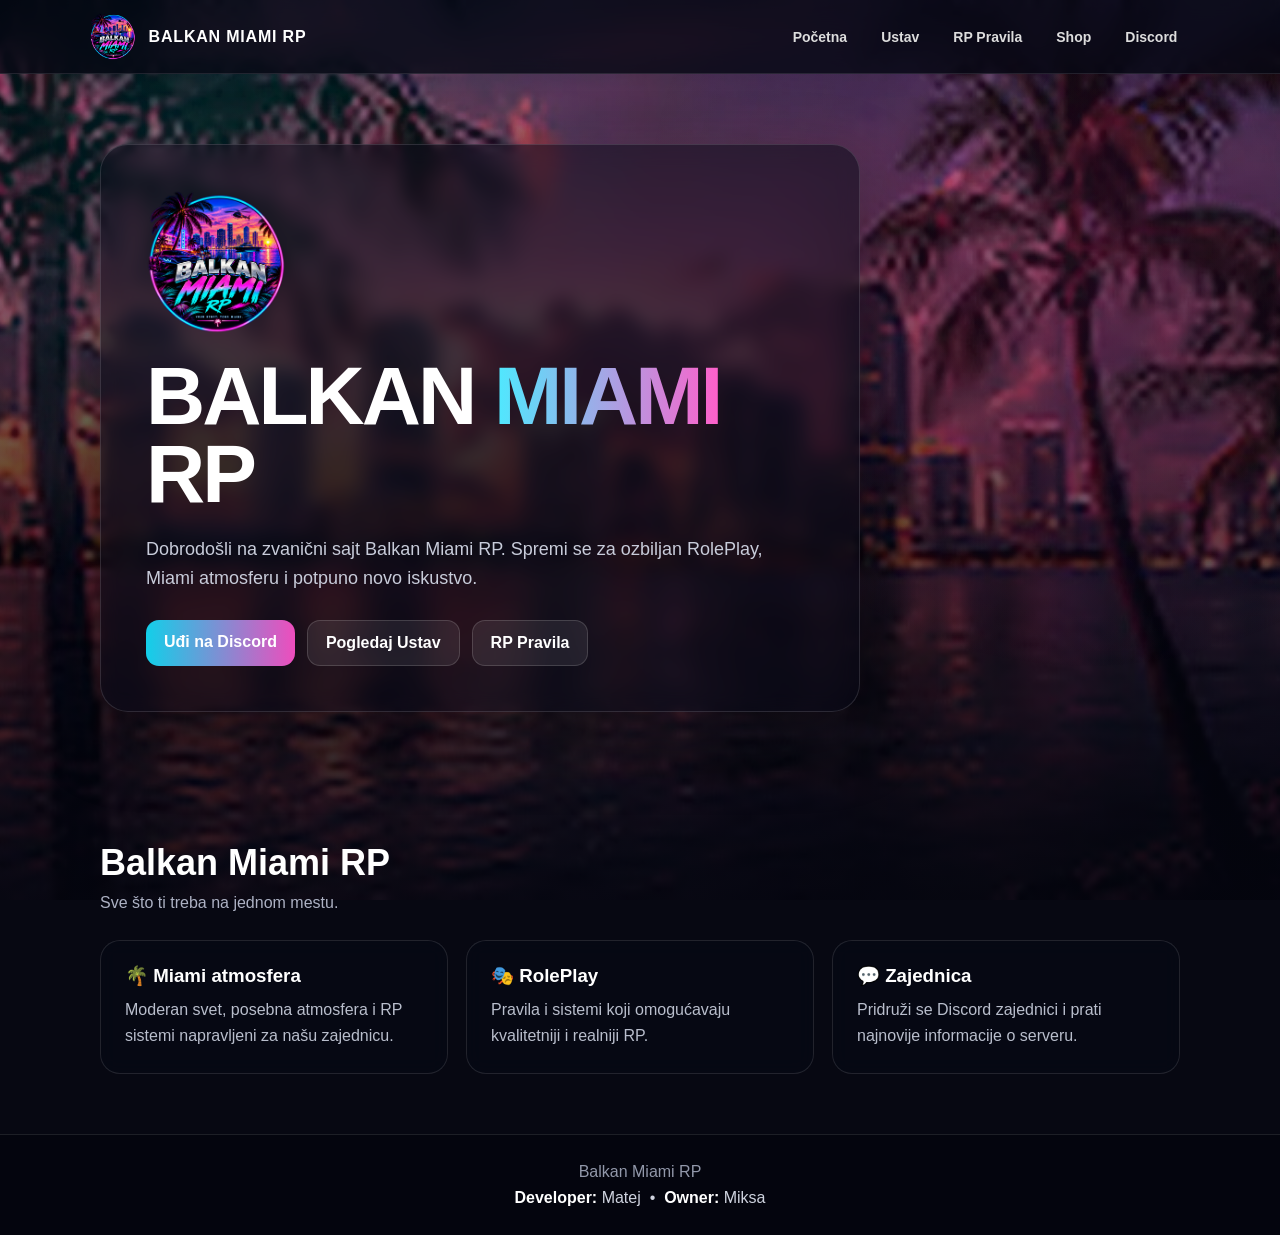
<file: index.html>
<!doctype html><html lang="sr"><head><meta charset="utf-8"><meta name="viewport" content="width=device-width,initial-scale=1"><title>Balkan Miami RP</title><link rel="stylesheet" href="style.css"></head><body><nav><a class="brand" href="index.html"><img src="logo.png"><span>BALKAN MIAMI RP</span></a><div class="links"><a href="index.html">Početna</a><a href="ustav.html">Ustav</a><a href="pravila.html">RP Pravila</a><a href="shop.html">Shop</a><a href="https://discord.gg/czUruTT9H" target="_blank">Discord</a></div></nav><main class="wrap"><section class="hero"><div class="hero-card"><img class="hero-logo" src="logo.png"><h1>BALKAN <span class="grad">MIAMI</span> RP</h1><p class="lead">Dobrodošli na zvanični sajt Balkan Miami RP. Spremi se za ozbiljan RolePlay, Miami atmosferu i potpuno novo iskustvo.</p><div class="btns"><a class="btn primary" href="https://discord.gg/czUruTT9H" target="_blank">Uđi na Discord</a><a class="btn" href="ustav.html">Pogledaj Ustav</a><a class="btn" href="pravila.html">RP Pravila</a></div></div></section><section><h2 class="title">Balkan Miami RP</h2><p class="sub">Sve što ti treba na jednom mestu.</p><div class="grid"><div class="card"><h3>🌴 Miami atmosfera</h3><p>Moderan svet, posebna atmosfera i RP sistemi napravljeni za našu zajednicu.</p></div><div class="card"><h3>🎭 RolePlay</h3><p>Pravila i sistemi koji omogućavaju kvalitetniji i realniji RP.</p></div><div class="card"><h3>💬 Zajednica</h3><p>Pridruži se Discord zajednici i prati najnovije informacije o serveru.</p></div></div></section></main><footer>Balkan Miami RP<div class="credit"><b>Developer:</b> Matej &nbsp;•&nbsp; <b>Owner:</b> Miksa</div></footer></body></html>
</file>
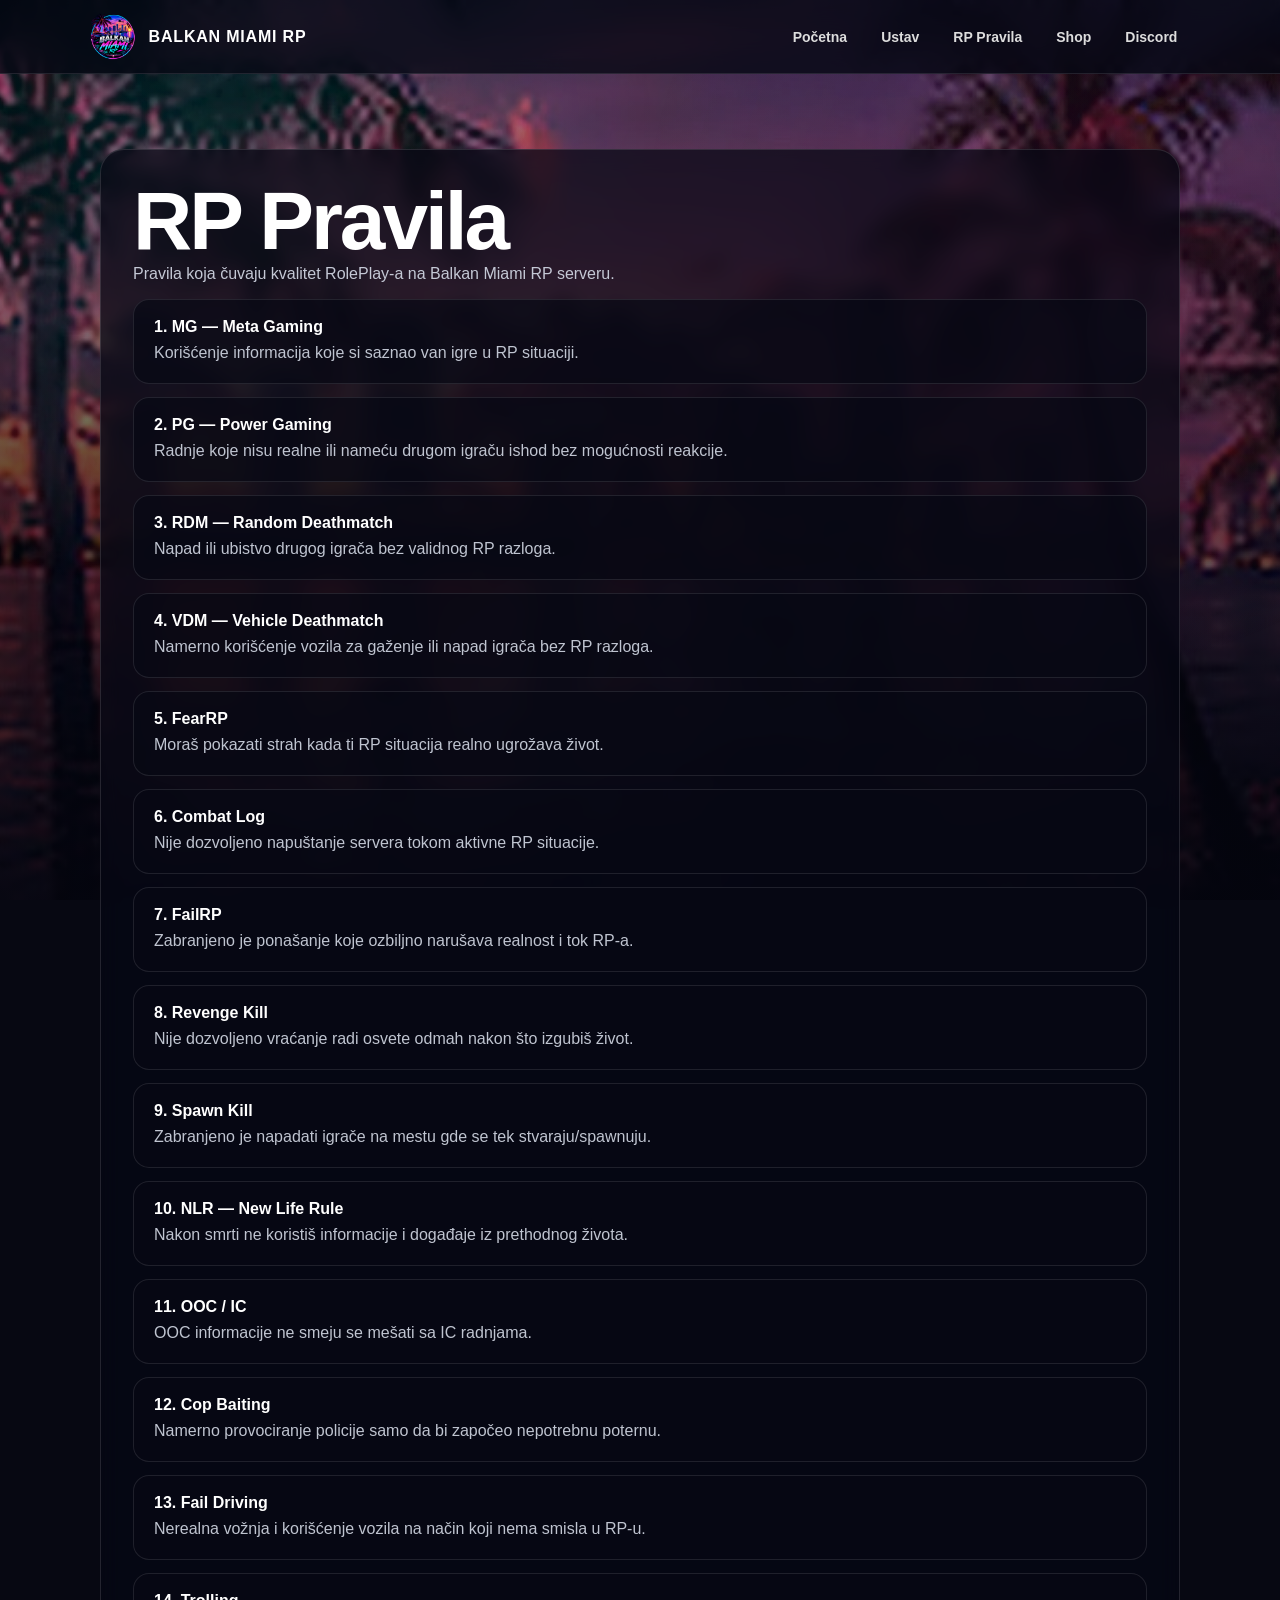
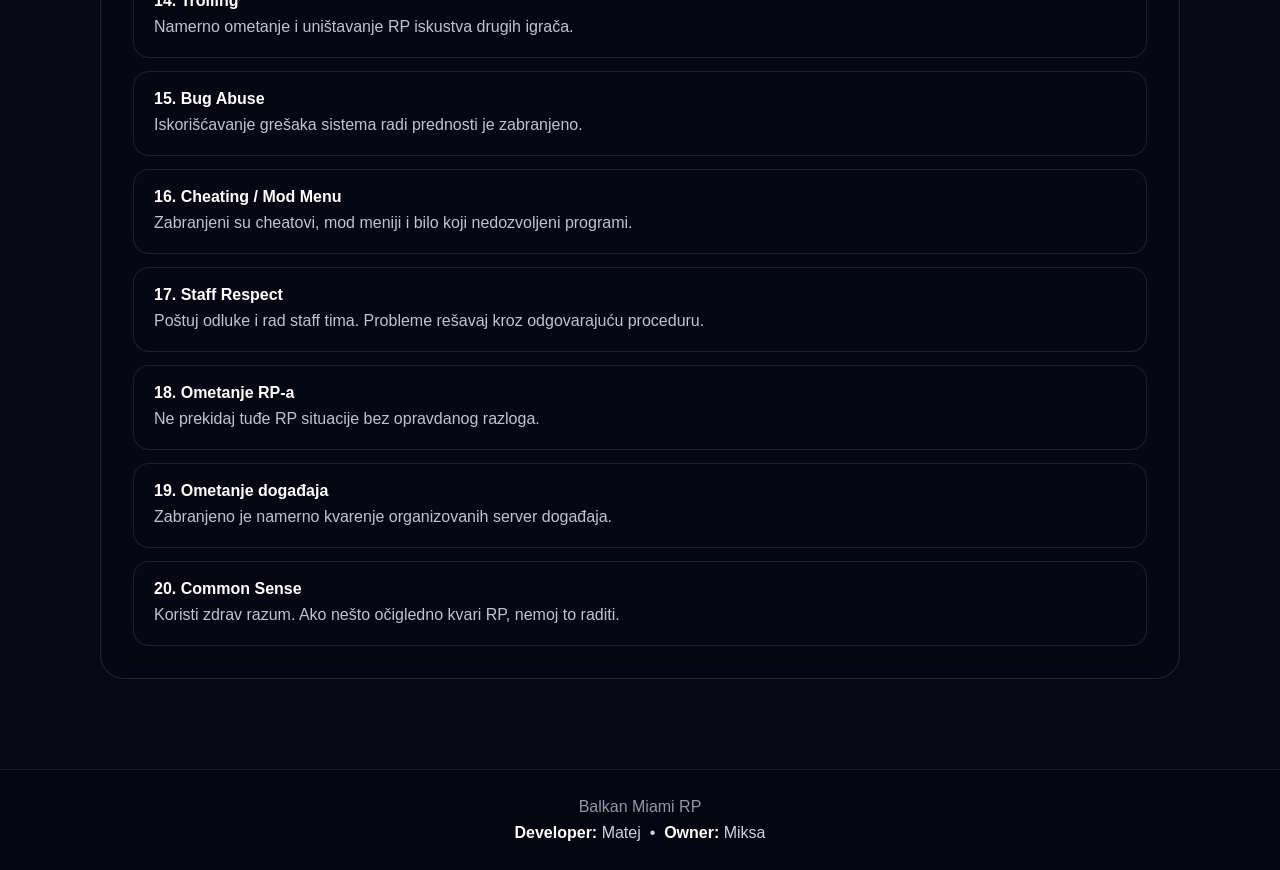
<file: pravila.html>
<!doctype html><html lang="sr"><head><meta charset="utf-8"><meta name="viewport" content="width=device-width,initial-scale=1"><title>RP Pravila — Balkan Miami RP</title><link rel="stylesheet" href="style.css"></head><body><nav><a class="brand" href="index.html"><img src="logo.png"><span>BALKAN MIAMI RP</span></a><div class="links"><a href="index.html">Početna</a><a href="ustav.html">Ustav</a><a href="pravila.html">RP Pravila</a><a href="shop.html">Shop</a><a href="https://discord.gg/czUruTT9H" target="_blank">Discord</a></div></nav><main class="wrap page"><div class="content"><h1>RP Pravila</h1><p class="sub">Pravila koja čuvaju kvalitet RolePlay-a na Balkan Miami RP serveru.</p><div class="list"><div class="rule"><b>1. MG — Meta Gaming</b><span>Korišćenje informacija koje si saznao van igre u RP situaciji.</span></div><div class="rule"><b>2. PG — Power Gaming</b><span>Radnje koje nisu realne ili nameću drugom igraču ishod bez mogućnosti reakcije.</span></div><div class="rule"><b>3. RDM — Random Deathmatch</b><span>Napad ili ubistvo drugog igrača bez validnog RP razloga.</span></div><div class="rule"><b>4. VDM — Vehicle Deathmatch</b><span>Namerno korišćenje vozila za gaženje ili napad igrača bez RP razloga.</span></div><div class="rule"><b>5. FearRP</b><span>Moraš pokazati strah kada ti RP situacija realno ugrožava život.</span></div><div class="rule"><b>6. Combat Log</b><span>Nije dozvoljeno napuštanje servera tokom aktivne RP situacije.</span></div><div class="rule"><b>7. FailRP</b><span>Zabranjeno je ponašanje koje ozbiljno narušava realnost i tok RP-a.</span></div><div class="rule"><b>8. Revenge Kill</b><span>Nije dozvoljeno vraćanje radi osvete odmah nakon što izgubiš život.</span></div><div class="rule"><b>9. Spawn Kill</b><span>Zabranjeno je napadati igrače na mestu gde se tek stvaraju/spawnuju.</span></div><div class="rule"><b>10. NLR — New Life Rule</b><span>Nakon smrti ne koristiš informacije i događaje iz prethodnog života.</span></div><div class="rule"><b>11. OOC / IC</b><span>OOC informacije ne smeju se mešati sa IC radnjama.</span></div><div class="rule"><b>12. Cop Baiting</b><span>Namerno provociranje policije samo da bi započeo nepotrebnu poternu.</span></div><div class="rule"><b>13. Fail Driving</b><span>Nerealna vožnja i korišćenje vozila na način koji nema smisla u RP-u.</span></div><div class="rule"><b>14. Trolling</b><span>Namerno ometanje i uništavanje RP iskustva drugih igrača.</span></div><div class="rule"><b>15. Bug Abuse</b><span>Iskorišćavanje grešaka sistema radi prednosti je zabranjeno.</span></div><div class="rule"><b>16. Cheating / Mod Menu</b><span>Zabranjeni su cheatovi, mod meniji i bilo koji nedozvoljeni programi.</span></div><div class="rule"><b>17. Staff Respect</b><span>Poštuj odluke i rad staff tima. Probleme rešavaj kroz odgovarajuću proceduru.</span></div><div class="rule"><b>18. Ometanje RP-a</b><span>Ne prekidaj tuđe RP situacije bez opravdanog razloga.</span></div><div class="rule"><b>19. Ometanje događaja</b><span>Zabranjeno je namerno kvarenje organizovanih server događaja.</span></div><div class="rule"><b>20. Common Sense</b><span>Koristi zdrav razum. Ako nešto očigledno kvari RP, nemoj to raditi.</span></div></div></div></main><footer>Balkan Miami RP<div class="credit"><b>Developer:</b> Matej &nbsp;•&nbsp; <b>Owner:</b> Miksa</div></footer></body></html>
</file>
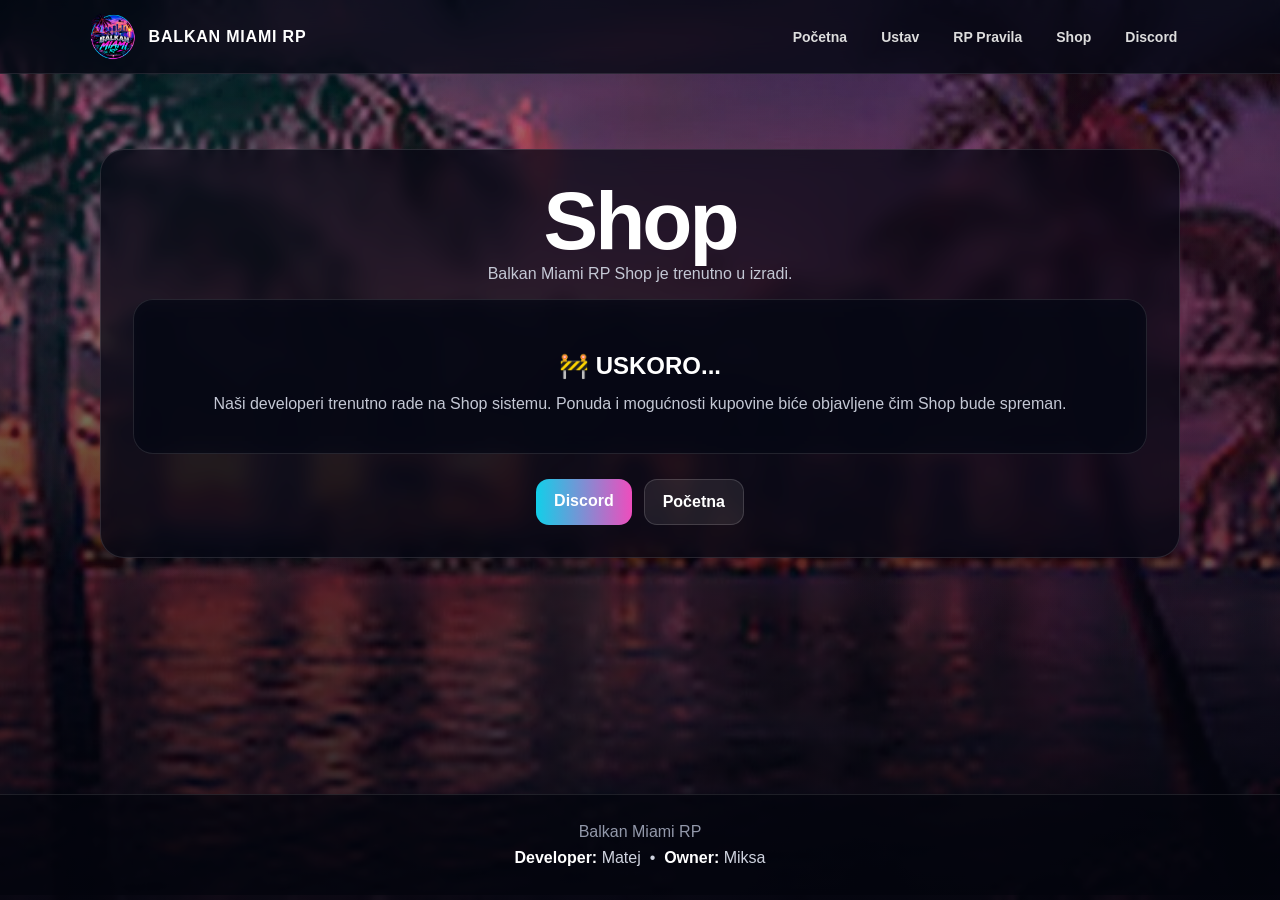
<file: shop.html>
<!doctype html><html lang="sr"><head><meta charset="utf-8"><meta name="viewport" content="width=device-width,initial-scale=1"><title>Shop — Balkan Miami RP</title><link rel="stylesheet" href="style.css"></head><body><nav><a class="brand" href="index.html"><img src="logo.png"><span>BALKAN MIAMI RP</span></a><div class="links"><a href="index.html">Početna</a><a href="ustav.html">Ustav</a><a href="pravila.html">RP Pravila</a><a href="shop.html">Shop</a><a href="https://discord.gg/czUruTT9H" target="_blank">Discord</a></div></nav><main class="wrap page"><div class="content" style="text-align:center"><h1>Shop</h1><p class="sub">Balkan Miami RP Shop je trenutno u izradi.</p><div class="card"><h2>🚧 USKORO...</h2><p>Naši developeri trenutno rade na Shop sistemu. Ponuda i mogućnosti kupovine biće objavljene čim Shop bude spreman.</p></div><div class="btns" style="justify-content:center;margin-top:25px"><a class="btn primary" href="https://discord.gg/czUruTT9H" target="_blank">Discord</a><a class="btn" href="index.html">Početna</a></div></div></main><footer>Balkan Miami RP<div class="credit"><b>Developer:</b> Matej &nbsp;•&nbsp; <b>Owner:</b> Miksa</div></footer></body></html>
</file>
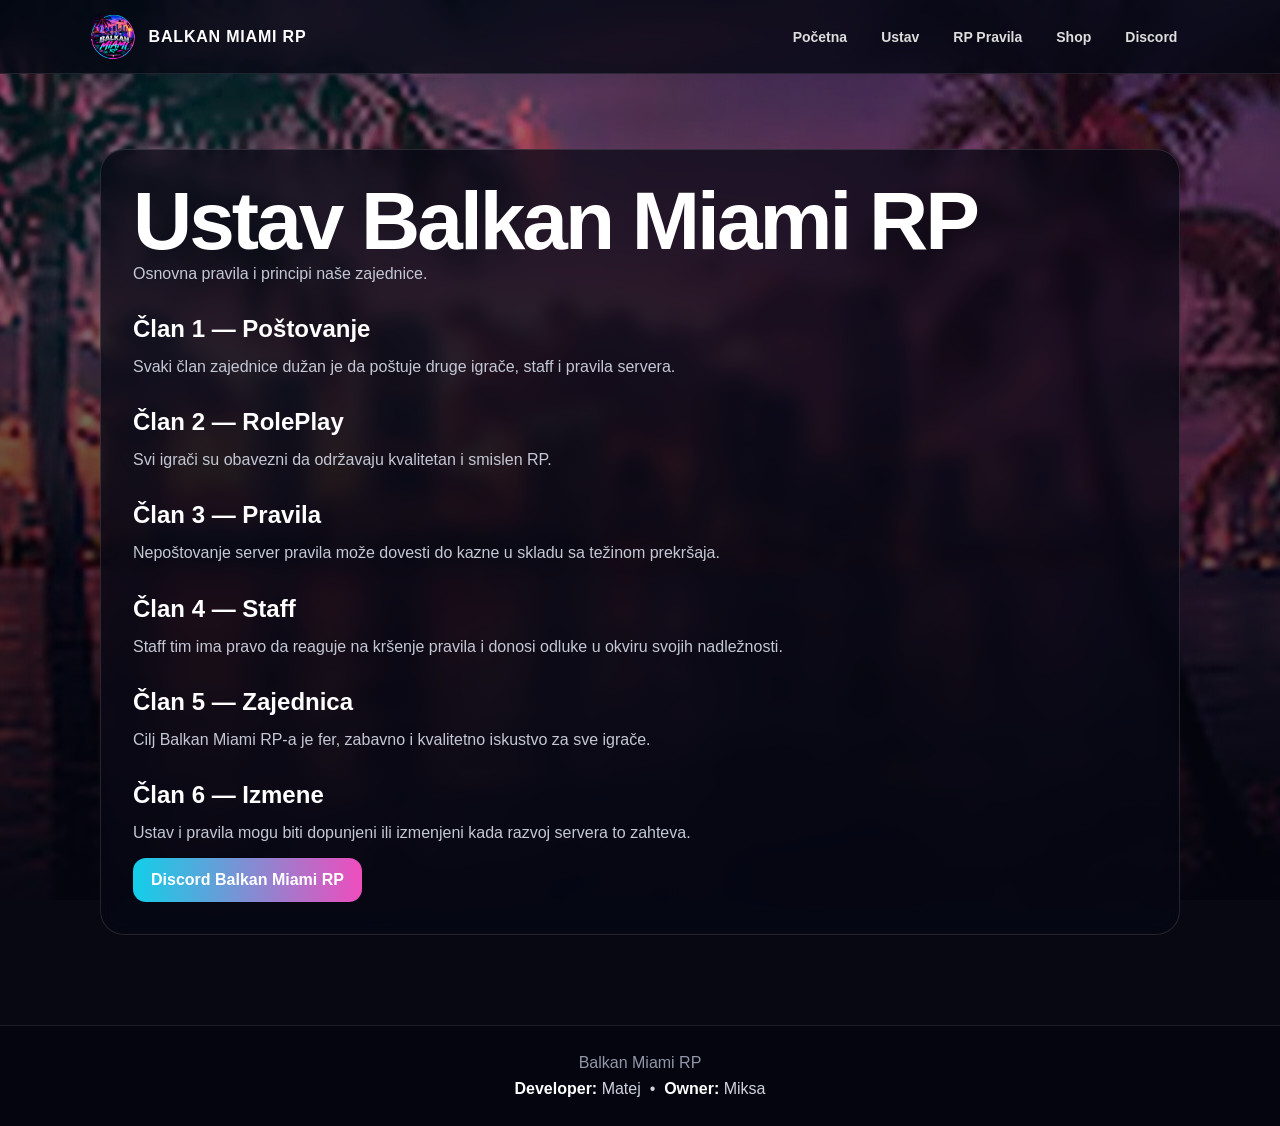
<file: ustav.html>
<!doctype html><html lang="sr"><head><meta charset="utf-8"><meta name="viewport" content="width=device-width,initial-scale=1"><title>Ustav — Balkan Miami RP</title><link rel="stylesheet" href="style.css"></head><body><nav><a class="brand" href="index.html"><img src="logo.png"><span>BALKAN MIAMI RP</span></a><div class="links"><a href="index.html">Početna</a><a href="ustav.html">Ustav</a><a href="pravila.html">RP Pravila</a><a href="shop.html">Shop</a><a href="https://discord.gg/czUruTT9H" target="_blank">Discord</a></div></nav><main class="wrap page"><div class="content"><h1>Ustav Balkan Miami RP</h1><p class="sub">Osnovna pravila i principi naše zajednice.</p><h2>Član 1 — Poštovanje</h2><p>Svaki član zajednice dužan je da poštuje druge igrače, staff i pravila servera.</p><h2>Član 2 — RolePlay</h2><p>Svi igrači su obavezni da održavaju kvalitetan i smislen RP.</p><h2>Član 3 — Pravila</h2><p>Nepoštovanje server pravila može dovesti do kazne u skladu sa težinom prekršaja.</p><h2>Član 4 — Staff</h2><p>Staff tim ima pravo da reaguje na kršenje pravila i donosi odluke u okviru svojih nadležnosti.</p><h2>Član 5 — Zajednica</h2><p>Cilj Balkan Miami RP-a je fer, zabavno i kvalitetno iskustvo za sve igrače.</p><h2>Član 6 — Izmene</h2><p>Ustav i pravila mogu biti dopunjeni ili izmenjeni kada razvoj servera to zahteva.</p><div class="btns"><a class="btn primary" href="https://discord.gg/czUruTT9H" target="_blank">Discord Balkan Miami RP</a></div></div></main><footer>Balkan Miami RP<div class="credit"><b>Developer:</b> Matej &nbsp;•&nbsp; <b>Owner:</b> Miksa</div></footer></body></html>
</file>
<file: style.css>
*{box-sizing:border-box;margin:0;padding:0}
html{scroll-behavior:smooth}
body{font-family:Arial,Helvetica,sans-serif;background:#070812;color:#fff;min-height:100vh}
body:before{content:"";position:fixed;inset:0;background:linear-gradient(180deg,rgba(4,6,18,.25),rgba(4,5,15,.88)),url("miami-background.jpg") center/cover fixed;z-index:-2}
body:after{content:"";position:fixed;inset:0;background:radial-gradient(circle at 15% 15%,rgba(0,229,255,.13),transparent 35%),radial-gradient(circle at 85% 25%,rgba(255,55,180,.12),transparent 35%);z-index:-1;pointer-events:none}
nav{position:sticky;top:0;z-index:20;display:flex;align-items:center;justify-content:space-between;padding:13px 7%;background:rgba(5,7,18,.78);backdrop-filter:blur(15px);border-bottom:1px solid rgba(255,255,255,.1)}
.brand{display:flex;align-items:center;gap:12px;text-decoration:none;color:white;font-weight:900;letter-spacing:.8px}
.brand img{width:47px;height:47px;object-fit:contain}
.links{display:flex;gap:8px;flex-wrap:wrap;justify-content:flex-end}
.links a{color:#ddd;text-decoration:none;padding:10px 13px;border-radius:12px;font-weight:700;font-size:14px}
.links a:hover{background:rgba(255,255,255,.09);color:#fff}
.wrap{width:min(1080px,90%);margin:auto}
.hero{min-height:78vh;display:flex;align-items:center;padding:70px 0}
.hero-card{max-width:760px;padding:45px;border:1px solid rgba(255,255,255,.13);border-radius:28px;background:rgba(7,9,22,.52);backdrop-filter:blur(10px);box-shadow:0 25px 70px rgba(0,0,0,.35)}
.hero-logo{width:145px;max-height:145px;object-fit:contain;margin-bottom:18px}
h1{font-size:clamp(42px,8vw,82px);line-height:.95;letter-spacing:-3px}
.grad{background:linear-gradient(90deg,#4deaff,#ff5fca);-webkit-background-clip:text;background-clip:text;color:transparent}
.lead{font-size:18px;color:#c8ccda;margin:22px 0 28px;line-height:1.6}
.btns{display:flex;gap:12px;flex-wrap:wrap}
.btn{display:inline-block;text-decoration:none;color:#fff;padding:13px 18px;border-radius:13px;font-weight:800;border:1px solid rgba(255,255,255,.15);background:rgba(255,255,255,.08)}
.btn.primary{background:linear-gradient(90deg,#12cfe9,#ee4dbd);border:0}
section{padding:60px 0}
.title{font-size:36px;margin-bottom:10px}
.sub{color:#adb2c4;margin-bottom:28px}
.grid{display:grid;grid-template-columns:repeat(3,1fr);gap:18px}
.card{background:rgba(7,9,22,.68);border:1px solid rgba(255,255,255,.11);border-radius:20px;padding:24px;backdrop-filter:blur(9px)}
.card h3{margin-bottom:10px}.card p{color:#b9becc;line-height:1.6}
.list{display:grid;gap:13px}
.rule{padding:18px 20px;background:rgba(7,9,22,.72);border:1px solid rgba(255,255,255,.1);border-radius:16px}
.rule b{display:block;margin-bottom:5px}.rule span{color:#bfc4d0;line-height:1.5}
.page{padding:75px 0 90px;min-height:80vh}
.content{background:rgba(6,8,20,.72);border:1px solid rgba(255,255,255,.12);border-radius:24px;padding:32px;backdrop-filter:blur(10px)}
.content h2{margin:28px 0 10px}.content p{color:#c4c8d5;line-height:1.7;margin-bottom:12px}
footer{padding:28px 7%;text-align:center;color:#9298aa;border-top:1px solid rgba(255,255,255,.1);background:rgba(4,5,13,.7)}
.credit{margin-top:8px;color:#cfd3df}.credit b{color:#fff}
@media(max-width:760px){nav{align-items:flex-start;gap:12px;flex-direction:column}.links{justify-content:flex-start}.hero-card{padding:28px}.grid{grid-template-columns:1fr}h1{letter-spacing:-2px}}
</file>
